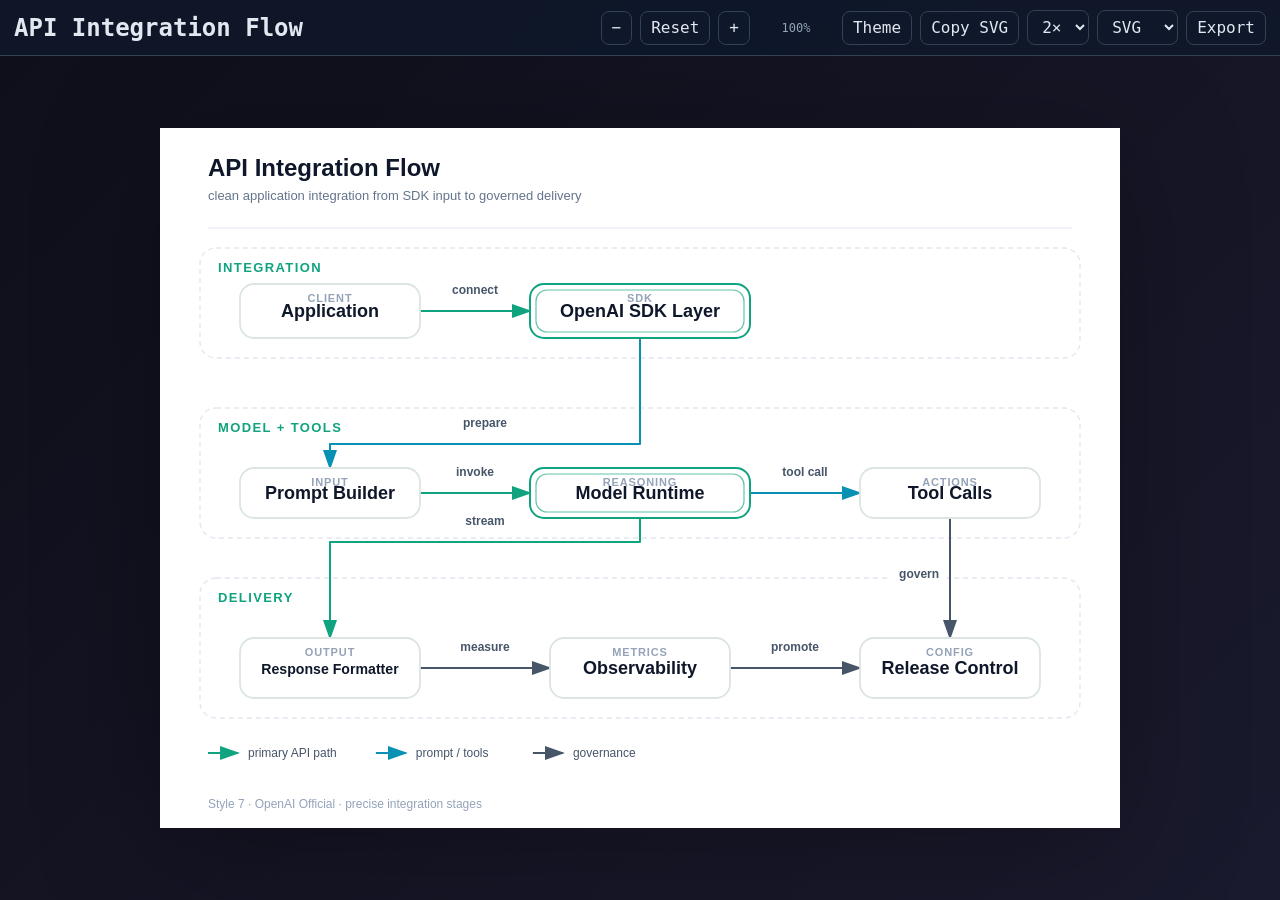
<file: skills/fireworks-tech-graph/examples/interactive-architecture.html>
<!doctype html>
<html lang="en" data-theme="dark">
<head>
  <meta charset="utf-8">
  <meta name="viewport" content="width=device-width,initial-scale=1">
  <meta http-equiv="Content-Security-Policy" content="default-src 'none'; style-src 'unsafe-inline'; script-src 'unsafe-inline'; img-src data: blob:">
  <title>API Integration Flow</title>
  <style>
    :root { color-scheme: dark; --page:#0f0f1a; --panel:#0f172a; --border:#334155; --text:#e2e8f0; --muted:#94a3b8; --accent:#a855f7; }
    html[data-theme="light"] { color-scheme:light; --page:#f8fafc; --panel:#fff; --border:#cbd5e1; --text:#0f172a; --muted:#475569; --accent:#7c3aed; }
    * { box-sizing:border-box; }
    html,body { width:100%; height:100%; margin:0; overflow:hidden; background:linear-gradient(135deg,var(--page),#1a1a2e); color:var(--text); font-family:'SF Mono','Fira Code',ui-monospace,monospace; }
    body { display:grid; grid-template-rows:auto 1fr; }
    .toolbar { display:flex; flex-wrap:wrap; align-items:center; gap:8px; padding:10px 14px; background:color-mix(in srgb,var(--panel) 92%,transparent); border-bottom:1px solid var(--border); z-index:2; }
    .title { margin-right:auto; font-size:13px; font-weight:700; }
    button,select { min-height:34px; padding:6px 10px; color:var(--text); background:var(--panel); border:1px solid var(--border); border-radius:8px; font:inherit; cursor:pointer; }
    button:hover,button:focus-visible,select:focus-visible { border-color:var(--accent); outline:2px solid color-mix(in srgb,var(--accent) 35%,transparent); outline-offset:1px; }
    #stage { position:relative; overflow:hidden; touch-action:none; cursor:grab; }
    #stage.dragging { cursor:grabbing; }
    #canvas { width:100%; height:100%; display:grid; place-items:center; transform-origin:0 0; will-change:transform; }
    #canvas svg { max-width:calc(100vw - 40px); max-height:calc(100vh - 92px); width:auto; height:auto; filter:drop-shadow(0 22px 60px rgba(0,0,0,.28)); user-select:none; }
    #status { min-width:76px; color:var(--muted); font-size:12px; text-align:center; }
    .sr-only { position:absolute; width:1px; height:1px; padding:0; margin:-1px; overflow:hidden; clip:rect(0,0,0,0); white-space:nowrap; border:0; }
    @media (prefers-reduced-motion:reduce) { * { scroll-behavior:auto!important; transition:none!important; } }
  </style>
</head>
<body>
  <header class="toolbar" aria-label="Diagram controls">
    <span class="title">API Integration Flow</span>
    <button type="button" data-action="zoom-out" aria-label="Zoom out">−</button>
    <button type="button" data-action="reset" aria-label="Reset view">Reset</button>
    <button type="button" data-action="zoom-in" aria-label="Zoom in">+</button>
    <span id="status" aria-live="polite">100%</span>
    <button type="button" data-action="theme" aria-label="Toggle theme">Theme</button>
    <button type="button" data-action="copy" aria-label="Copy SVG source">Copy SVG</button>
    <select id="scale" aria-label="Raster export scale"><option value="1">1×</option><option value="2" selected>2×</option><option value="3">3×</option><option value="4">4×</option></select>
    <select id="format" aria-label="Export format"><option>SVG</option><option>PNG</option><option>JPEG</option><option>WebP</option></select>
    <button type="button" data-action="download">Export</button>
  </header>
  <main id="stage" tabindex="0" aria-label="Interactive diagram. Drag to pan; use plus and minus to zoom.">
    <div id="canvas"><svg xmlns="http://www.w3.org/2000/svg" viewBox="0 0 960 700" width="960" height="700" data-generator="fireworks-tech-graph" data-schema-version="1" data-text-metrics="heuristic-v1" data-style-id="7" data-visual-theme="OpenAI" data-diagram-type="architecture" data-motion-scene="token-stream" data-semantic-profile="generic" data-semantic-valid="true" data-quality-profile="showcase" data-max-bends-per-edge="2" data-max-total-bends="8" data-max-route-stretch="1.35" data-max-bridged-crossings="0" data-min-node-gap="40.0" data-min-container-gutter="20.0" data-min-label-clearance="4.0" data-min-segment-length="16.0" role="img" focusable="false">
  <defs>
    <marker id="arrowA" markerWidth="10" markerHeight="7" refX="9" refY="3.5" orient="auto">
      <polygon points="0 0, 10 3.5, 0 7" fill="#10a37f" />
    </marker>
    <marker id="arrowB" markerWidth="10" markerHeight="7" refX="9" refY="3.5" orient="auto">
      <polygon points="0 0, 10 3.5, 0 7" fill="#0f766e" />
    </marker>
    <marker id="arrowC" markerWidth="10" markerHeight="7" refX="9" refY="3.5" orient="auto">
      <polygon points="0 0, 10 3.5, 0 7" fill="#0891b2" />
    </marker>
    <marker id="arrowE" markerWidth="10" markerHeight="7" refX="9" refY="3.5" orient="auto">
      <polygon points="0 0, 10 3.5, 0 7" fill="#f59e0b" />
    </marker>
    <marker id="arrowF" markerWidth="10" markerHeight="7" refX="9" refY="3.5" orient="auto">
      <polygon points="0 0, 10 3.5, 0 7" fill="#64748b" />
    </marker>
    <marker id="arrowG" markerWidth="10" markerHeight="7" refX="9" refY="3.5" orient="auto">
      <polygon points="0 0, 10 3.5, 0 7" fill="#475569" />
    </marker>
    <marker id="arrowH" markerWidth="10" markerHeight="7" refX="9" refY="3.5" orient="auto">
      <polygon points="0 0, 10 3.5, 0 7" fill="#94a3b8" />
    </marker>
    <style>
    text { font-family: 'Helvetica Neue', Helvetica, Arial, 'PingFang SC', 'Microsoft YaHei', 'Microsoft JhengHei', 'SimHei', sans-serif; }
    .title { font-size: 24px; font-weight: 700; fill: #0f172a; }
    .subtitle { font-size: 13px; font-weight: 500; fill: #64748b; }
    .section { font-size: 13px; font-weight: 700; fill: #10a37f; letter-spacing: 1.4px; }
    .section-sub { font-size: 12px; font-weight: 500; fill: #94a3b8; }
    .node-title { font-weight: 700; fill: #0f172a; }
    .node-sub { font-size: 12px; font-weight: 500; fill: #475569; }
    .node-type { font-size: 11px; font-weight: 700; fill: #94a3b8; letter-spacing: 0.08em; }
    .arrow-label { font-size: 12px; font-weight: 600; fill: #475569; }
    .legend { font-size: 12px; font-weight: 500; fill: #475569; }
    .footnote { font-size: 12px; font-weight: 500; fill: #94a3b8; }
    .metric-label { font-size: 8.5px; font-weight: 700; fill: #94a3b8; text-transform: uppercase; }
    .metric-value { font-size: 9.5px; font-weight: 700; fill: #0f172a; }
    </style>
  </defs>
  <rect data-graph-role="background" width="960.0" height="700.0" fill="#ffffff" />
  <text x="48.0" y="48" text-anchor="start" class="title">API Integration Flow</text>
  <text x="48.0" y="72" text-anchor="start" class="subtitle">clean application integration from SDK input to governed delivery</text>
  <line x1="48" y1="100" x2="912.0" y2="100" stroke="#e2e8f0" stroke-width="1" />
  <g id="entry" data-graph-role="container" data-container-id="entry" data-semantic-role="boundary" data-graph-bounds="40,120,920,230">
  <rect data-graph-role="container" x="40.0" y="120.0" width="880.0" height="110.0" rx="16.0" fill="none" stroke="#e2e8f0" stroke-width="1.4" stroke-dasharray="5 4" />
  <text x="58.0" y="144.0" class="section">INTEGRATION</text>
    <rect id="entry-header" data-graph-role="reserved" data-reserved-kind="container-header" x="48" y="126" width="106.18" height="30" fill="none" stroke="none" />
  </g>
  <g id="runtime" data-graph-role="container" data-container-id="runtime" data-semantic-role="boundary" data-graph-bounds="40,280,920,410">
  <rect data-graph-role="container" x="40.0" y="280.0" width="880.0" height="130.0" rx="16.0" fill="none" stroke="#e2e8f0" stroke-width="1.4" stroke-dasharray="5 4" />
  <text x="58.0" y="304.0" class="section">MODEL + TOOLS</text>
    <rect id="runtime-header" data-graph-role="reserved" data-reserved-kind="container-header" x="48" y="286" width="125.42" height="30" fill="none" stroke="none" />
  </g>
  <g id="delivery" data-graph-role="container" data-container-id="delivery" data-semantic-role="boundary" data-graph-bounds="40,450,920,590">
  <rect data-graph-role="container" x="40.0" y="450.0" width="880.0" height="140.0" rx="16.0" fill="none" stroke="#e2e8f0" stroke-width="1.4" stroke-dasharray="5 4" />
  <text x="58.0" y="474.0" class="section">DELIVERY</text>
    <rect id="delivery-header" data-graph-role="reserved" data-reserved-kind="container-header" x="48" y="456" width="86.94" height="30" fill="none" stroke="none" />
  </g>
  <path id="connect" data-graph-role="edge" data-edge-id="connect" data-source="app" data-target="sdk" data-edge-kind="flow" data-topic-id="" data-flow="control" data-motion-role="connect" data-motion-stage="1" data-motion-order="0" data-protocol="" data-via="" data-critical-path-id="" data-critical-hop="" data-critical-hops="" data-critical="false" data-bends="0" data-route-stretch="1.0" data-bridges="" d="M 260,183 L 370,183" fill="none" stroke="#10a37f" stroke-width="2.0" stroke-linecap="round" stroke-linejoin="round" marker-end="url(#arrowA)" />
  <path id="prepare" data-graph-role="edge" data-edge-id="prepare" data-source="sdk" data-target="prompt" data-edge-kind="flow" data-topic-id="" data-flow="read" data-motion-role="prepare" data-motion-stage="2" data-motion-order="0" data-protocol="" data-via="" data-critical-path-id="" data-critical-hop="" data-critical-hops="" data-critical="false" data-bends="2" data-route-stretch="1.0" data-bridges="" d="M 480,210 L 480,316 L 170,316 L 170,340" fill="none" stroke="#0891b2" stroke-width="2.0" stroke-linecap="round" stroke-linejoin="round" marker-end="url(#arrowC)" />
  <path id="invoke" data-graph-role="edge" data-edge-id="invoke" data-source="prompt" data-target="model" data-edge-kind="flow" data-topic-id="" data-flow="control" data-motion-role="invoke" data-motion-stage="3" data-motion-order="0" data-protocol="" data-via="" data-critical-path-id="" data-critical-hop="" data-critical-hops="" data-critical="false" data-bends="0" data-route-stretch="1.0" data-bridges="" d="M 260,365 L 370,365" fill="none" stroke="#10a37f" stroke-width="2.0" stroke-linecap="round" stroke-linejoin="round" marker-end="url(#arrowA)" />
  <path id="tool-call" data-graph-role="edge" data-edge-id="tool-call" data-source="model" data-target="tools" data-edge-kind="flow" data-topic-id="" data-flow="read" data-motion-role="tool-call" data-motion-stage="4" data-motion-order="0" data-protocol="" data-via="" data-critical-path-id="" data-critical-hop="" data-critical-hops="" data-critical="false" data-bends="0" data-route-stretch="1.0" data-bridges="" d="M 590,365 L 700,365" fill="none" stroke="#0891b2" stroke-width="2.0" stroke-linecap="round" stroke-linejoin="round" marker-end="url(#arrowC)" />
  <path id="stream" data-graph-role="edge" data-edge-id="stream" data-source="model" data-target="formatter" data-edge-kind="flow" data-topic-id="" data-flow="control" data-motion-role="token-stream" data-motion-stage="4" data-motion-order="1" data-protocol="" data-via="" data-critical-path-id="" data-critical-hop="" data-critical-hops="" data-critical="false" data-bends="2" data-route-stretch="1.0" data-bridges="" d="M 480,390 L 480,414 L 170,414 L 170,510" fill="none" stroke="#10a37f" stroke-width="2.0" stroke-linecap="round" stroke-linejoin="round" marker-end="url(#arrowA)" />
  <path id="measure" data-graph-role="edge" data-edge-id="measure" data-source="formatter" data-target="observability" data-edge-kind="flow" data-topic-id="" data-flow="feedback" data-motion-role="measure" data-motion-stage="5" data-motion-order="1" data-protocol="" data-via="" data-critical-path-id="" data-critical-hop="" data-critical-hops="" data-critical="false" data-bends="0" data-route-stretch="1.0" data-bridges="" d="M 260,540 L 390,540" fill="none" stroke="#475569" stroke-width="2.0" stroke-linecap="round" stroke-linejoin="round" marker-end="url(#arrowG)" />
  <path id="govern" data-graph-role="edge" data-edge-id="govern" data-source="tools" data-target="release" data-edge-kind="flow" data-topic-id="" data-flow="feedback" data-motion-role="govern" data-motion-stage="5" data-motion-order="0" data-protocol="" data-via="" data-critical-path-id="" data-critical-hop="" data-critical-hops="" data-critical="false" data-bends="0" data-route-stretch="1.0" data-bridges="" d="M 790,390 L 790,510" fill="none" stroke="#475569" stroke-width="2.0" stroke-linecap="round" stroke-linejoin="round" marker-end="url(#arrowG)" />
  <path id="promote" data-graph-role="edge" data-edge-id="promote" data-source="observability" data-target="release" data-edge-kind="flow" data-topic-id="" data-flow="feedback" data-motion-role="promote" data-motion-stage="6" data-motion-order="0" data-protocol="" data-via="" data-critical-path-id="" data-critical-hop="" data-critical-hops="" data-critical="false" data-bends="0" data-route-stretch="1.0" data-bridges="" d="M 570,540 L 700,540" fill="none" stroke="#475569" stroke-width="2.0" stroke-linecap="round" stroke-linejoin="round" marker-end="url(#arrowG)" />
  <g id="node-app" data-graph-role="node" data-node-id="app" data-semantic-role="rect" data-motion-role="" data-motion-stage="" data-motion-order="" data-parent="" data-deployment-id="" data-topic-id="" data-span-id="" data-station-order="" data-status="" data-start-ms="" data-duration-ms="" data-parent-span="" data-graph-bounds="80,156,260,210">
  <rect x="80.0" y="156.0" width="180.0" height="54.0" rx="14.0" fill="#ffffff" stroke="#dce5e3" stroke-width="1.8" />
  <text x="170.0" y="174.0" text-anchor="middle" class="node-type">CLIENT</text>
  <text x="170.0" y="189.0" text-anchor="middle" class="node-title" font-size="18.0">Application</text>
  </g>
  <g id="node-sdk" data-graph-role="node" data-node-id="sdk" data-semantic-role="double_rect" data-motion-role="" data-motion-stage="" data-motion-order="" data-parent="" data-deployment-id="" data-topic-id="" data-span-id="" data-station-order="" data-status="" data-start-ms="" data-duration-ms="" data-parent-span="" data-graph-bounds="370,156,590,210">
  <rect x="370.0" y="156.0" width="220.0" height="54.0" rx="14.0" fill="#ffffff" stroke="#10a37f" stroke-width="2.0" />
  <rect x="376.0" y="162.0" width="208.0" height="42.0" rx="11.0" fill="none" stroke="#10a37f" stroke-width="1.2" opacity="0.65" />
  <text x="480.0" y="174.0" text-anchor="middle" class="node-type">SDK</text>
  <text x="480.0" y="189.0" text-anchor="middle" class="node-title" font-size="18.0">OpenAI SDK Layer</text>
  </g>
  <g id="node-prompt" data-graph-role="node" data-node-id="prompt" data-semantic-role="rect" data-motion-role="" data-motion-stage="" data-motion-order="" data-parent="" data-deployment-id="" data-topic-id="" data-span-id="" data-station-order="" data-status="" data-start-ms="" data-duration-ms="" data-parent-span="" data-graph-bounds="80,340,260,390">
  <rect x="80.0" y="340.0" width="180.0" height="50.0" rx="14.0" fill="#ffffff" stroke="#dce5e3" stroke-width="1.8" />
  <text x="170.0" y="358.0" text-anchor="middle" class="node-type">INPUT</text>
  <text x="170.0" y="371.0" text-anchor="middle" class="node-title" font-size="18.0">Prompt Builder</text>
  </g>
  <g id="node-model" data-graph-role="node" data-node-id="model" data-semantic-role="double_rect" data-motion-role="" data-motion-stage="" data-motion-order="" data-parent="" data-deployment-id="" data-topic-id="" data-span-id="" data-station-order="" data-status="" data-start-ms="" data-duration-ms="" data-parent-span="" data-graph-bounds="370,340,590,390">
  <rect x="370.0" y="340.0" width="220.0" height="50.0" rx="14.0" fill="#ffffff" stroke="#10a37f" stroke-width="2.0" />
  <rect x="376.0" y="346.0" width="208.0" height="38.0" rx="11.0" fill="none" stroke="#10a37f" stroke-width="1.2" opacity="0.65" />
  <text x="480.0" y="358.0" text-anchor="middle" class="node-type">REASONING</text>
  <text x="480.0" y="371.0" text-anchor="middle" class="node-title" font-size="18.0">Model Runtime</text>
  </g>
  <g id="node-tools" data-graph-role="node" data-node-id="tools" data-semantic-role="rect" data-motion-role="" data-motion-stage="" data-motion-order="" data-parent="" data-deployment-id="" data-topic-id="" data-span-id="" data-station-order="" data-status="" data-start-ms="" data-duration-ms="" data-parent-span="" data-graph-bounds="700,340,880,390">
  <rect x="700.0" y="340.0" width="180.0" height="50.0" rx="14.0" fill="#ffffff" stroke="#dce5e3" stroke-width="1.8" />
  <text x="790.0" y="358.0" text-anchor="middle" class="node-type">ACTIONS</text>
  <text x="790.0" y="371.0" text-anchor="middle" class="node-title" font-size="18.0">Tool Calls</text>
  </g>
  <g id="node-formatter" data-graph-role="node" data-node-id="formatter" data-semantic-role="rect" data-motion-role="" data-motion-stage="" data-motion-order="" data-parent="" data-deployment-id="" data-topic-id="" data-span-id="" data-station-order="" data-status="" data-start-ms="" data-duration-ms="" data-parent-span="" data-graph-bounds="80,510,260,570">
  <rect x="80.0" y="510.0" width="180.0" height="60.0" rx="14.0" fill="#ffffff" stroke="#dce5e3" stroke-width="1.8" />
  <text x="170.0" y="528.0" text-anchor="middle" class="node-type">OUTPUT</text>
  <text x="170.0" y="546.0" text-anchor="middle" class="node-title" font-size="14.13">Response Formatter</text>
  </g>
  <g id="node-observability" data-graph-role="node" data-node-id="observability" data-semantic-role="rect" data-motion-role="" data-motion-stage="" data-motion-order="" data-parent="" data-deployment-id="" data-topic-id="" data-span-id="" data-station-order="" data-status="" data-start-ms="" data-duration-ms="" data-parent-span="" data-graph-bounds="390,510,570,570">
  <rect x="390.0" y="510.0" width="180.0" height="60.0" rx="14.0" fill="#ffffff" stroke="#dce5e3" stroke-width="1.8" />
  <text x="480.0" y="528.0" text-anchor="middle" class="node-type">METRICS</text>
  <text x="480.0" y="546.0" text-anchor="middle" class="node-title" font-size="18.0">Observability</text>
  </g>
  <g id="node-release" data-graph-role="node" data-node-id="release" data-semantic-role="rect" data-motion-role="" data-motion-stage="" data-motion-order="" data-parent="" data-deployment-id="" data-topic-id="" data-span-id="" data-station-order="" data-status="" data-start-ms="" data-duration-ms="" data-parent-span="" data-graph-bounds="700,510,880,570">
  <rect x="700.0" y="510.0" width="180.0" height="60.0" rx="14.0" fill="#ffffff" stroke="#dce5e3" stroke-width="1.8" />
  <text x="790.0" y="528.0" text-anchor="middle" class="node-type">CONFIG</text>
  <text x="790.0" y="546.0" text-anchor="middle" class="node-title" font-size="18.0">Release Control</text>
  </g>
  <g id="connect-label" data-graph-role="label" data-owner="connect" data-graph-bounds="283.64,152,346.36,172">
  <rect x="283.64" y="152.0" width="62.72" height="20" rx="6" fill="#ffffff" opacity="0.96" />
  <text x="315.0" y="166.0" text-anchor="middle" class="arrow-label">connect</text>
  </g>
  <g id="prepare-label" data-graph-role="label" data-owner="prepare" data-graph-bounds="293.64,285,356.36,305">
  <rect x="293.64" y="285.0" width="62.72" height="20" rx="6" fill="#ffffff" opacity="0.96" />
  <text x="325.0" y="299.0" text-anchor="middle" class="arrow-label">prepare</text>
  </g>
  <g id="invoke-label" data-graph-role="label" data-owner="invoke" data-graph-bounds="288.68,334,341.32,354">
  <rect x="288.68" y="334.0" width="52.64" height="20" rx="6" fill="#ffffff" opacity="0.96" />
  <text x="315.0" y="348.0" text-anchor="middle" class="arrow-label">invoke</text>
  </g>
  <g id="tool-call-label" data-graph-role="label" data-owner="tool-call" data-graph-bounds="612.68,334,677.32,354">
  <rect x="612.68" y="334.0" width="64.64" height="20" rx="6" fill="#ffffff" opacity="0.96" />
  <text x="645.0" y="348.0" text-anchor="middle" class="arrow-label">tool call</text>
  </g>
  <g id="stream-label" data-graph-role="label" data-owner="stream" data-graph-bounds="297.12,383,352.88,403">
  <rect x="297.12" y="383.0" width="55.76" height="20" rx="6" fill="#ffffff" opacity="0.96" />
  <text x="325.0" y="397.0" text-anchor="middle" class="arrow-label">stream</text>
  </g>
  <g id="measure-label" data-graph-role="label" data-owner="measure" data-graph-bounds="293.64,509,356.36,529">
  <rect x="293.64" y="509.0" width="62.72" height="20" rx="6" fill="#ffffff" opacity="0.96" />
  <text x="325.0" y="523.0" text-anchor="middle" class="arrow-label">measure</text>
  </g>
  <g id="govern-label" data-graph-role="label" data-owner="govern" data-graph-bounds="731.24,436,787,456">
  <rect x="731.24" y="436.0" width="55.76" height="20" rx="6" fill="#ffffff" opacity="0.96" />
  <text x="759.12" y="450.0" text-anchor="middle" class="arrow-label">govern</text>
  </g>
  <g id="promote-label" data-graph-role="label" data-owner="promote" data-graph-bounds="603.64,509,666.36,529">
  <rect x="603.64" y="509.0" width="62.72" height="20" rx="6" fill="#ffffff" opacity="0.96" />
  <text x="635.0" y="523.0" text-anchor="middle" class="arrow-label">promote</text>
  </g>
  <g id="legend" data-graph-role="legend">
    <rect id="legend-zone" data-graph-role="reserved" data-reserved-kind="legend" x="38" y="611" width="464.48" height="46" rx="10" fill="none" stroke="none" />
    <line data-graph-role="decoration" x1="48.0" y1="625.0" x2="78.0" y2="625.0" stroke="#10a37f" stroke-width="2.0" marker-end="url(#arrowA)" />
    <text data-graph-role="decoration" x="88.0" y="629.0" class="legend">primary API path</text>
    <line data-graph-role="decoration" x1="215.84" y1="625.0" x2="245.84" y2="625.0" stroke="#0891b2" stroke-width="2.0" marker-end="url(#arrowC)" />
    <text data-graph-role="decoration" x="255.84" y="629.0" class="legend">prompt / tools</text>
    <line data-graph-role="decoration" x1="372.88" y1="625.0" x2="402.88" y2="625.0" stroke="#475569" stroke-width="2.0" marker-end="url(#arrowG)" />
    <text data-graph-role="decoration" x="412.88" y="629.0" class="legend">governance</text>
  </g>
  <g id="footer" data-graph-role="reserved" data-graph-bounds="48,668,426,684">
  <text x="48.0" y="680.0" class="footnote">Style 7 · OpenAI Official · precise integration stages</text>
  </g>
</svg></div>
    <p class="sr-only">Keyboard shortcuts: plus and minus zoom, zero resets, T toggles theme, S exports.</p>
  </main>
  <script>
  (() => {
    'use strict';
    const metadata = {"slug": "api-integration-flow"};
    const stage = document.getElementById('stage');
    const canvas = document.getElementById('canvas');
    const svg = canvas.querySelector('svg');
    const status = document.getElementById('status');
    const scaleSelect = document.getElementById('scale');
    const formatSelect = document.getElementById('format');
    let view = { x:0, y:0, scale:1 };
    let drag = null;
    const clamp = value => Math.max(.2, Math.min(8, value));
    const render = () => {
      canvas.style.transform = `translate(${view.x}px,${view.y}px) scale(${view.scale})`;
      status.textContent = `${Math.round(view.scale * 100)}%`;
    };
    const zoom = (factor, originX=stage.clientWidth/2, originY=stage.clientHeight/2) => {
      const next = clamp(view.scale * factor);
      const ratio = next / view.scale;
      view.x = originX - (originX - view.x) * ratio;
      view.y = originY - (originY - view.y) * ratio;
      view.scale = next; render();
    };
    const reset = () => { view = {x:0,y:0,scale:1}; render(); };
    stage.addEventListener('wheel', event => { event.preventDefault(); const rect=stage.getBoundingClientRect(); zoom(event.deltaY < 0 ? 1.12 : .89, event.clientX-rect.left, event.clientY-rect.top); }, {passive:false});
    stage.addEventListener('pointerdown', event => { drag={id:event.pointerId,x:event.clientX,y:event.clientY,vx:view.x,vy:view.y}; stage.setPointerCapture(event.pointerId); stage.classList.add('dragging'); });
    stage.addEventListener('pointermove', event => { if(!drag||drag.id!==event.pointerId)return; view.x=drag.vx+event.clientX-drag.x; view.y=drag.vy+event.clientY-drag.y; render(); });
    const endDrag = () => { drag=null; stage.classList.remove('dragging'); };
    stage.addEventListener('pointerup', endDrag); stage.addEventListener('pointercancel', endDrag);
    const source = () => new XMLSerializer().serializeToString(svg);
    const saveBlob = (blob, extension) => { const a=document.createElement('a'); a.href=URL.createObjectURL(blob); a.download=`${(metadata.slug||'fireworks-tech-graph')}.${extension}`; a.click(); setTimeout(()=>URL.revokeObjectURL(a.href),1000); };
    const copySource = async () => {
      const value=source();
      try { await navigator.clipboard.writeText(value); status.textContent='Copied'; return; } catch {}
      const area=document.createElement('textarea'); area.value=value; area.setAttribute('readonly',''); area.style.position='fixed'; area.style.opacity='0'; document.body.appendChild(area); area.select();
      status.textContent=document.execCommand('copy')?'Copied':'Copy failed'; area.remove();
    };
    const exportDiagram = async () => {
      const format = formatSelect.value.toLowerCase();
      if(format==='svg') { saveBlob(new Blob([source()],{type:'image/svg+xml;charset=utf-8'}),'svg'); return; }
      const scale = Math.max(1,Math.min(4,Number(scaleSelect.value)||2));
      const box = svg.viewBox.baseVal; const width=box.width||svg.clientWidth; const height=box.height||svg.clientHeight;
      const image = new Image(); const url=URL.createObjectURL(new Blob([source()],{type:'image/svg+xml'}));
      await new Promise((resolve,reject)=>{ image.onload=resolve; image.onerror=reject; image.src=url; });
      const raster=document.createElement('canvas'); raster.width=Math.round(width*scale); raster.height=Math.round(height*scale);
      const ctx=raster.getContext('2d'); if(format==='jpeg'){ctx.fillStyle='#ffffff';ctx.fillRect(0,0,raster.width,raster.height);} ctx.drawImage(image,0,0,raster.width,raster.height); URL.revokeObjectURL(url);
      const mime=format==='jpeg'?'image/jpeg':format==='webp'?'image/webp':'image/png';
      const blob=await new Promise(resolve=>raster.toBlob(resolve,mime,.94)); if(blob) saveBlob(blob,format==='jpeg'?'jpg':format);
    };
    document.querySelector('.toolbar').addEventListener('click', async event => {
      const action=event.target.closest('[data-action]')?.dataset.action; if(!action)return;
      if(action==='zoom-in')zoom(1.2); else if(action==='zoom-out')zoom(.83); else if(action==='reset')reset();
      else if(action==='theme')document.documentElement.dataset.theme=document.documentElement.dataset.theme==='dark'?'light':'dark';
      else if(action==='download')await exportDiagram();
      else if(action==='copy') await copySource();
    });
    document.addEventListener('keydown', event => {
      if(event.target.matches('select'))return;
      if(event.key==='+'||event.key==='=')zoom(1.2); else if(event.key==='-')zoom(.83); else if(event.key==='0'||event.key.toLowerCase()==='r')reset();
      else if(event.key.toLowerCase()==='t')document.querySelector('[data-action=theme]').click(); else if(event.key.toLowerCase()==='s'){event.preventDefault();exportDiagram();}
    });
    render();
  })();
  </script>
</body>
</html>
</file>
